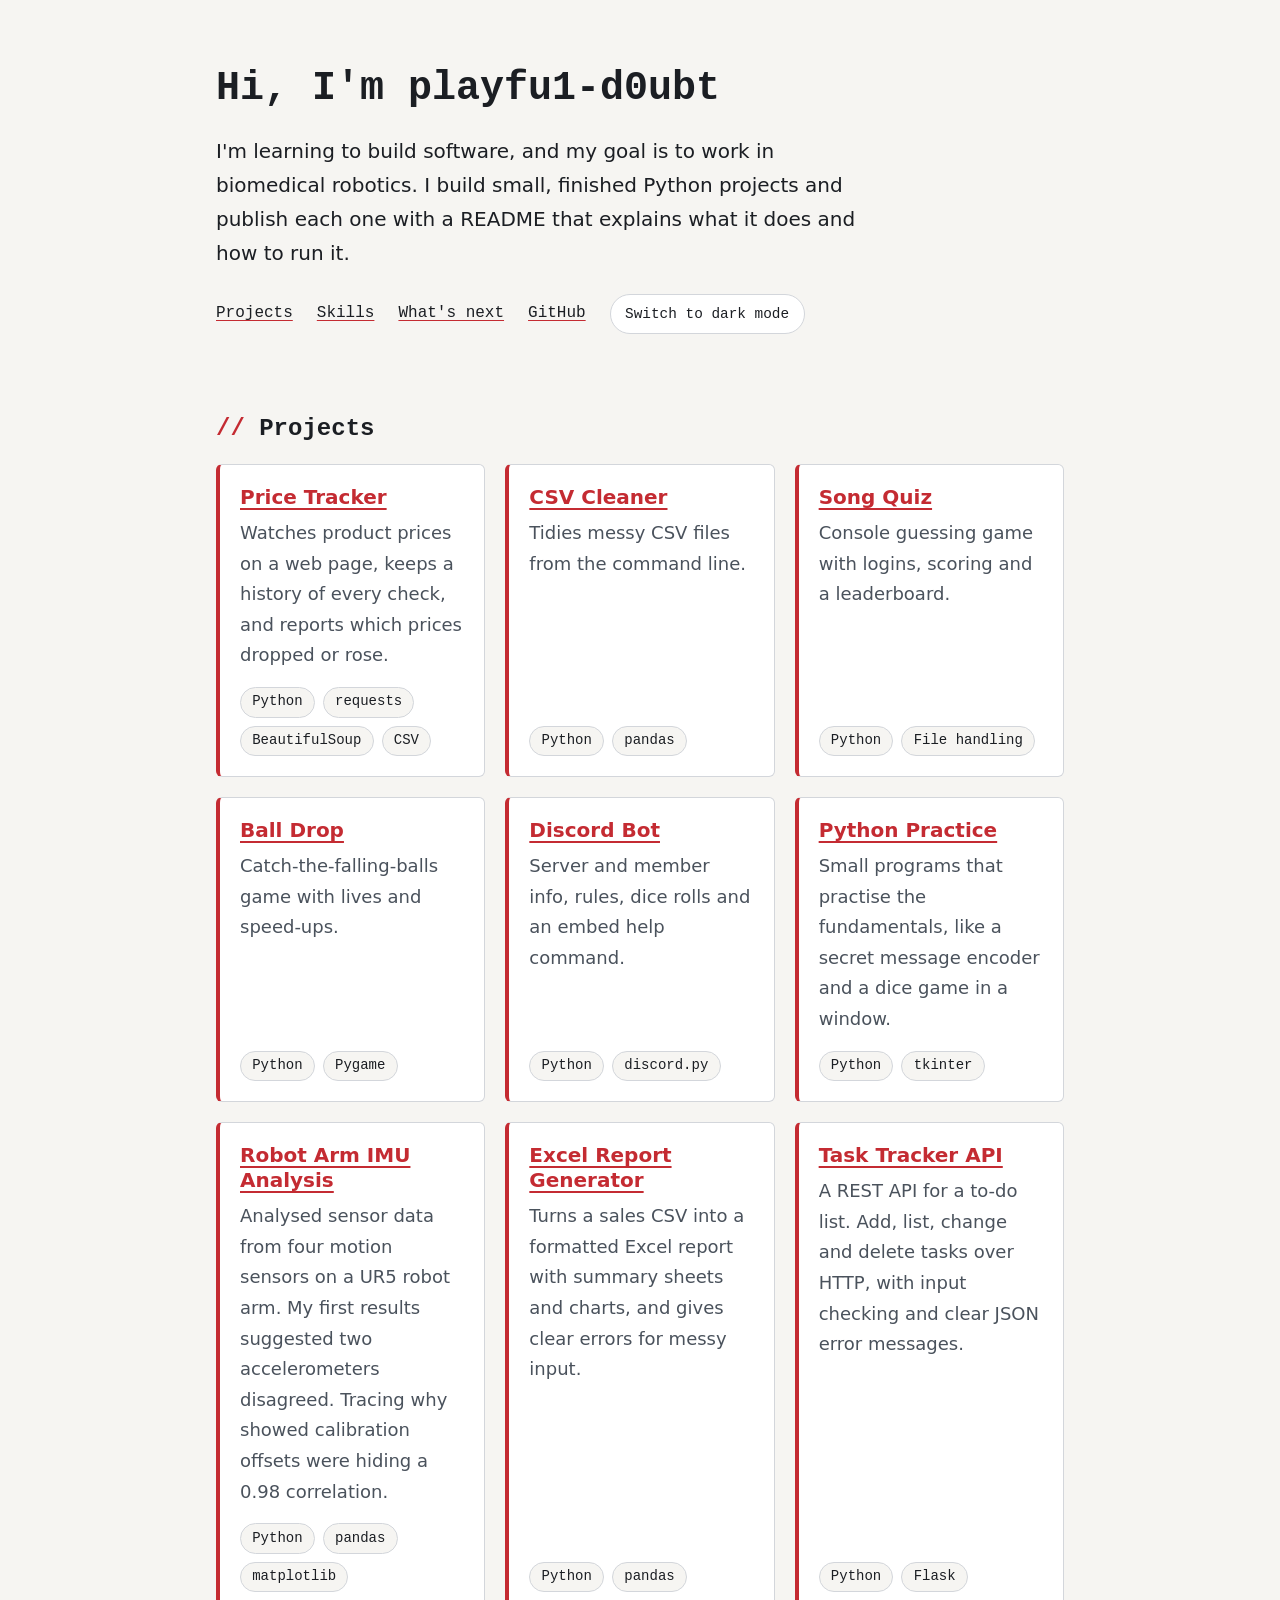
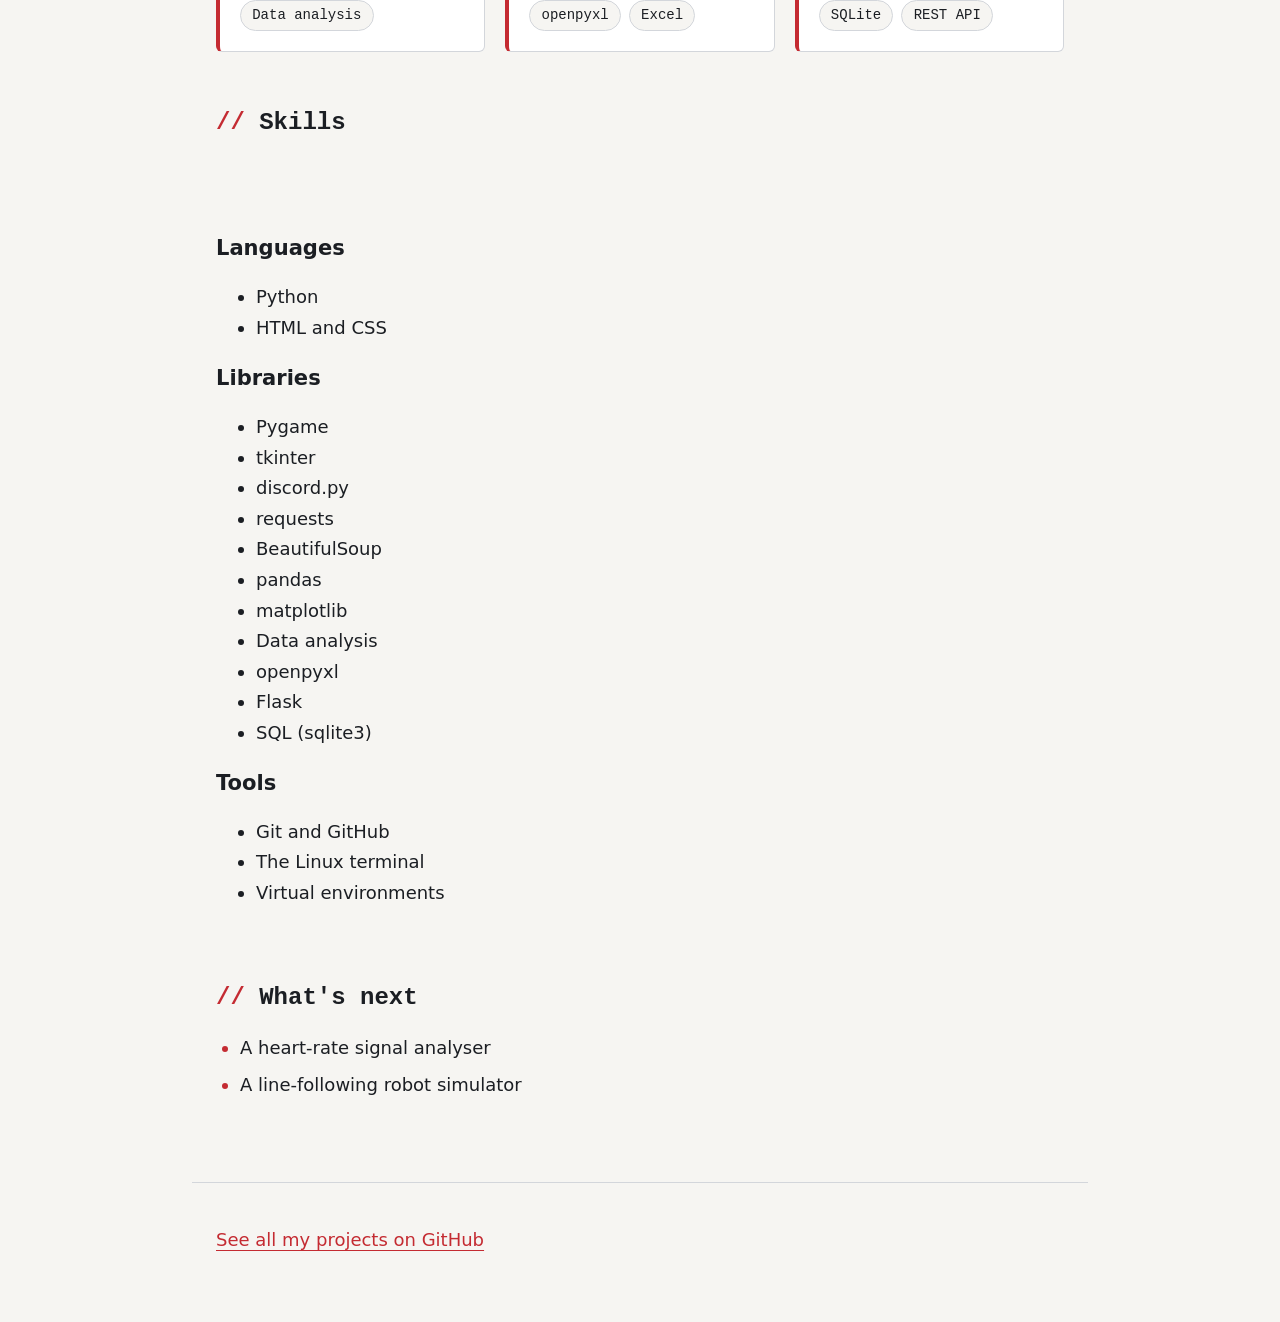
<file: index.html>
<!DOCTYPE html>
<html lang="en">
<head>
  <meta charset="utf-8">
  <meta name="viewport" content="width=device-width, initial-scale=1">
  <title>playfu1-d0ubt | Python projects and robotics</title>
  <meta name="description" content="Small, finished Python projects by playfu1-d0ubt, who is learning to build software with a goal of working in biomedical robotics.">
  <script>
    // choose the theme before the page is drawn, so there's no flash of the wrong colours
    let saved = null;
    try { saved = localStorage.getItem("theme"); } catch (error) {}
    const prefersLight = window.matchMedia("(prefers-color-scheme: light)").matches;
    document.documentElement.dataset.theme = saved || (prefersLight ? "light" : "dark");
  </script>
  <link rel="stylesheet" href="style.css">
  <script src="script.js" defer></script>
  <link rel="icon" type="image/svg+xml" href="favicon.svg">
</head>
<body>

  <header class="intro">
    <h1>Hi, I'm playfu1-d0ubt</h1>
    <p>I'm learning to build software, and my goal is to work in biomedical robotics. I build small, finished Python projects and publish each one with a README that explains what it does and how to run it.</p>
    <nav>
      <a href="#projects">Projects</a>
      <a href="#skills">Skills</a>
      <a href="#next">What's next</a>
      <a href="https://github.com/playfu1-d0ubt">GitHub</a>
      <button id="theme-toggle" type="button" hidden>Switch to light mode</button>
    </nav>
  </header>

  <main>

    <section id="projects">
      <h2>Projects</h2>

      <article class="card">
        <h3><a href="https://github.com/playfu1-d0ubt/price-tracker">Price Tracker</a></h3>
        <p>Watches product prices on a web page, keeps a history of every check, and reports which prices dropped or rose.</p>
        <ul class="tags">
          <li>Python</li>
          <li>requests</li>
          <li>BeautifulSoup</li>
          <li>CSV</li>
        </ul>
      </article>


      <article class="card">
        <h3><a href="https://github.com/playfu1-d0ubt/csv-cleaner">CSV Cleaner</a></h3>
        <p>Tidies messy CSV files from the command line.</p>
        <ul class="tags">
          <li>Python</li>
          <li>pandas</li>
        </ul>
      </article>

      <article class="card">
        <h3><a href="https://github.com/playfu1-d0ubt/song-quiz">Song Quiz</a></h3>
        <p>Console guessing game with logins, scoring and a leaderboard.</p>
        <ul class="tags">
          <li>Python</li>
          <li>File handling</li>
        </ul>
      </article>

      <article class="card">
        <h3><a href="https://github.com/playfu1-d0ubt/ball-drop">Ball Drop</a></h3>
        <p>Catch-the-falling-balls game with lives and speed-ups.</p>
        <ul class="tags">
          <li>Python</li>
          <li>Pygame</li>
        </ul>
      </article>

      <article class="card">
        <h3><a href="https://github.com/playfu1-d0ubt/discord-bot">Discord Bot</a></h3>
        <p>Server and member info, rules, dice rolls and an embed help command.</p>
        <ul class="tags">
          <li>Python</li>
          <li>discord.py</li>
        </ul>
      </article>

      <article class="card">
        <h3><a href="https://github.com/playfu1-d0ubt/python-practice">Python Practice</a></h3>
        <p>Small programs that practise the fundamentals, like a secret message encoder and a dice game in a window.</p>
        <ul class="tags">
          <li>Python</li>
          <li>tkinter</li>
        </ul>
      </article>
      <article class="card">
        <h3><a href="https://github.com/playfu1-d0ubt/data-analysis-report">Robot Arm IMU Analysis</a></h3>
        <p>
        Analysed sensor data from four motion sensors on a UR5 robot arm.
        My first results suggested two accelerometers disagreed. Tracing why
        showed calibration offsets were hiding a 0.98 correlation.
        </p>
        <ul class="tags">
          <li>Python</li>
          <li>pandas</li>
          <li>matplotlib</li>
          <li>Data analysis</li>
        </ul>
      </article>
      <article class="card">
        <h3><a href="https://github.com/playfu1-d0ubt/excel-report-generator">Excel Report Generator</a></h3>
        <p>Turns a sales CSV into a formatted Excel report with summary sheets and charts, and gives clear errors for messy input.</p>
        <ul class="tags">
          <li>Python</li>
          <li>pandas</li>
          <li>openpyxl</li>
          <li>Excel</li>
        </ul>
      </article>
      <article class="card">
        <h3><a href="https://github.com/playfu1-d0ubt/task-tracker-api">Task Tracker API</a></h3>
        <p>A REST API for a to-do list. Add, list, change and delete tasks over HTTP, with input checking and clear JSON error messages.</p>
        <ul class="tags">
          <li>Python</li>
          <li>Flask</li>
          <li>SQLite</li>
          <li>REST API</li>
        </ul>
      </article>
    </section>

    <section id="skills">
      <h2>Skills</h2>
    </section>

    <section id="languages">
      <h3>Languages</h3>
      <ul>
        <li>Python</li>
        <li>HTML and CSS</li>
      </ul>

      <h3>Libraries</h3>
      <ul>
        <li>Pygame</li>
        <li>tkinter</li>
        <li>discord.py</li>
        <li>requests</li>
        <li>BeautifulSoup</li>
        <li>pandas</li>
        <li>matplotlib</li>
        <li>Data analysis</li>
        <li>openpyxl</li>
        <li>Flask</li>
        <li>SQL (sqlite3)</li>
      </ul>

      <h3>Tools</h3>
      <ul>
        <li>Git and GitHub</li>
        <li>The Linux terminal</li>
        <li>Virtual environments</li>
      </ul>
    </section>

    <section id="next">
      <h2>What's next</h2>
      <ul>
        <li>A heart-rate signal analyser</li>
        <li>A line-following robot simulator</li>
      </ul>
    </section>
  </main>

  <footer>
    <p><a href="https://github.com/playfu1-d0ubt">See all my projects on GitHub</a></p>
  </footer>

</body>
</html>
</file>
<file: style.css>
/* ---------- colours and fonts: change the look of the whole site here ---------- */
:root {
  --bg: #14161a;        /* page background */
  --surface: #1c1f25;   /* cards */
  --border: #2f343d;
  --text: #e8e6e3;      /* soft off-white, easier on the eyes than pure white */
  --muted: #aab0ba;     /* less important text */
  --accent: #ff6b6b;    /* the red: links, card edges, markers */

  --body-font: system-ui, -apple-system, "Segoe UI", Roboto, "Helvetica Neue", Arial, sans-serif;
  --code-font: ui-monospace, "Cascadia Code", "Source Code Pro", Menlo, Consolas, monospace;
  color-scheme: dark;   /* tells the browser to draw scrollbars and form controls dark too */
}

/* ---------- light theme: used when the toggle (or your device's setting) asks for it ---------- */
[data-theme="light"] {
  color-scheme: light;
  --bg: #f6f5f2;
  --surface: #ffffff;
  --border: #d3d6db;
  --text: #1b1e23;
  --muted: #4a525c;
  --accent: #c42b32;
}

/* ---------- base ---------- */
* {
  box-sizing: border-box;  /* padding counts inside an element's width, which keeps sums simple */
}

html {
  scroll-behavior: smooth;
}

body {
  margin: 0;
  background: var(--bg);
  color: var(--text);
  font-family: var(--body-font);
  font-size: 1.125rem;
  line-height: 1.7;  /* generous space between lines */
}

/* keep the content in a centred column instead of stretching across the screen */
header, main, footer {
  max-width: 56rem;
  margin: 0 auto;
  padding: 0 1.5rem;
}

h1, h2, h3 {
  line-height: 1.25;
}

h1, h2 {
  font-family: var(--code-font);
}

h1 {
  font-size: 2.5rem;
  margin: 0 0 1rem;
}

h2 {
  font-size: 1.5rem;
  margin: 0 0 1.25rem;
}

h2::before {
  content: "// ";
  content: "// " / "";  /* the "/ """ part stops screen readers reading the slashes out loud */
  color: var(--accent);
}

p {
  max-width: 42rem;  /* keeps lines a comfortable length to read */
}

a {
  color: var(--accent);
  text-underline-offset: 0.2em;
}

a:hover {
  color: var(--text);
}

/* a clear outline when you move around the page with the keyboard */
:focus-visible {
  outline: 2px solid var(--accent);
  outline-offset: 3px;
}

::selection {
  background: var(--accent);
  color: var(--bg);
}
/* ---------- intro and navigation ---------- */
.intro {
  padding-top: 4rem;
  padding-bottom: 2.5rem;
}

.intro p {
  font-size: 1.25rem;
}

nav {
  display: flex;
  flex-wrap: wrap;
  gap: 0.5rem 1.5rem;
  margin-top: 1.5rem;
  font-family: var(--code-font);
  font-size: 1rem;
}

nav a {
  padding: 0.4rem 0;  /* makes the link taller, so it's easier to tap */
  color: var(--text);
  text-decoration-color: var(--accent);
}

nav a:hover {
  color: var(--accent);
}
/* ---------- sections ---------- */
section {
  padding: 2.5rem 0 1rem;
  scroll-margin-top: 1rem;  /* leaves a gap above a section when a nav link jumps to it */
}

/* ---------- project cards ---------- */
/* the cards sit in a grid that fits as many 16rem columns as there is room for */
#projects {
  display: grid;
  grid-template-columns: repeat(auto-fit, minmax(min(16rem, 100%), 1fr));
  gap: 1.25rem;
}

#projects h2 {
  grid-column: 1 / -1;  /* the heading stretches across every column */
  margin-bottom: 0;
}

.card {
  display: flex;
  flex-direction: column;
  background: var(--surface);
  border: 1px solid var(--border);
  border-left: 4px solid var(--accent);
  border-radius: 6px;
  padding: 1.25rem;
  position: relative;  /* lets the link below stretch over the whole card */
  transition: border-color 0.2s;
}

@media (hover: hover) {
  .card:hover {
    border-color: var(--accent);
  }
}

.card h3 {
  margin: 0 0 0.5rem;
  font-size: 1.25rem;
}

.card h3 a::after {
  content: "";
  position: absolute;
  inset: 0;  /* stretches the link's clickable area over the whole card */
}

.card img {
  display: block;
  width: 100%;
  height: auto;
  aspect-ratio: 16 / 9;
  object-fit: cover;
  object-position: top left;  /* if an image is the wrong shape, keep the top-left corner */
  margin-bottom: 1rem;
  border: 1px solid var(--border);
  border-radius: 4px;
}

.card:focus-within {
  border-color: var(--accent);  /* shows which card has keyboard focus */
}

.card p {
  margin: 0 0 1rem;
  color: var(--muted);
}

.card .tags {
  margin-top: auto;  /* pushes the tags to the bottom so every card lines up */
}

/* ---------- tags and skills ---------- */
.tags, #skills ul {
  display: flex;
  flex-wrap: wrap;
  gap: 0.5rem;
  margin: 0;
  padding: 0;
  list-style: none;
}

.tags li, #skills li {
  padding: 0.15rem 0.7rem;
  border: 1px solid var(--border);
  border-radius: 999px;
  background: var(--bg);
  font-family: var(--code-font);
  font-size: 0.875rem;
}

#skills h3 {
  margin: 1.5rem 0 0.5rem;
  font-family: var(--code-font);
  font-size: 1rem;
  color: var(--muted);
}
/* ---------- what's next ---------- */
#next ul {
  padding-left: 1.5rem;
}

#next li {
  margin-bottom: 0.4rem;
}

#next li::marker {
  color: var(--accent);
}

/* ---------- footer ---------- */
footer {
  margin-top: 3rem;
  padding-top: 1.5rem;
  padding-bottom: 3rem;
  border-top: 1px solid var(--border);
  color: var(--muted);
}

/* ---------- respect people who turn animations off in their system settings ---------- */
@media (prefers-reduced-motion: reduce) {
  html {
    scroll-behavior: auto;
  }

  .card {
    transition: none;
  }
}
/* ---------- small screens (phones) ---------- */
@media (max-width: 40rem) {
  body {
    font-size: 1.0625rem;
  }

  header, main, footer {
    padding: 0 1rem;
  }

  .intro {
    padding-top: 2.5rem;
    padding-bottom: 1.5rem;
  }

  h1 {
    font-size: 2rem;
  }

  .intro p {
    font-size: 1.125rem;
  }

  section {
    padding-top: 2rem;
  }

  footer {
    margin-top: 2rem;
  }
}
/* ---------- theme toggle button ---------- */
#theme-toggle {
  padding: 0.4rem 0.9rem;
  border: 1px solid var(--border);
  border-radius: 999px;
  background: var(--surface);
  color: var(--text);
  font-family: var(--code-font);
  font-size: 0.9rem;
  cursor: pointer;
}

#theme-toggle:hover {
  border-color: var(--accent);
}
</file>
